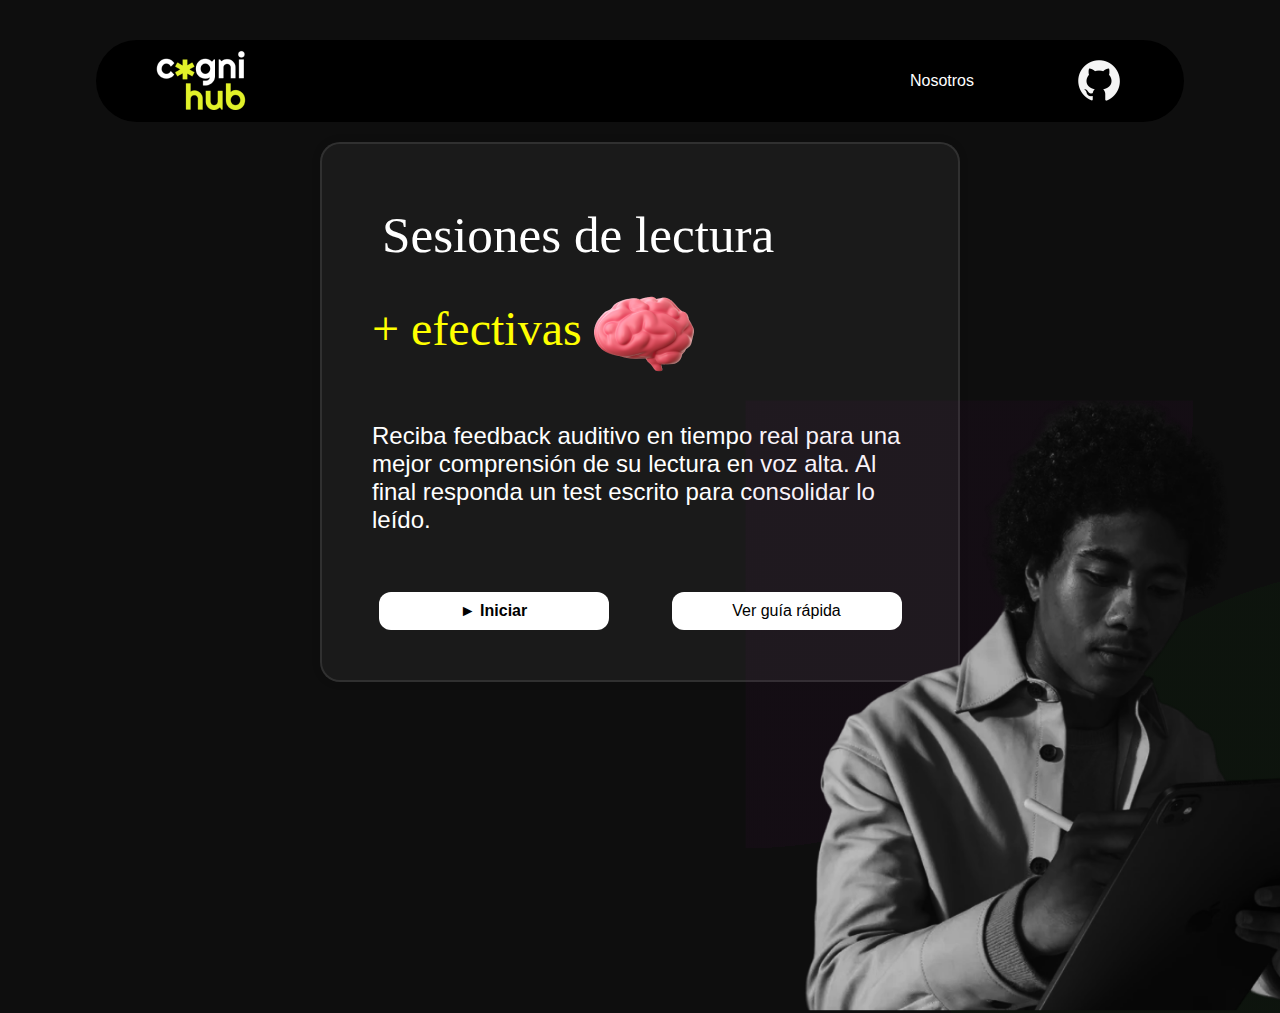
<file: index.html>
<!DOCTYPE html>
<html lang="en">
<head>
    <meta charset="UTF-8">
    <meta name="viewport" content="width=device-width, initial-scale=1.0">
    <title>CogniHub</title>
</head>
<body>
    <div id="app" style="width: 100vw; height: 100vh;"></div>
    <script src="./Pages/Routing/Routing.js"></script>
</body>
</html>
</file>
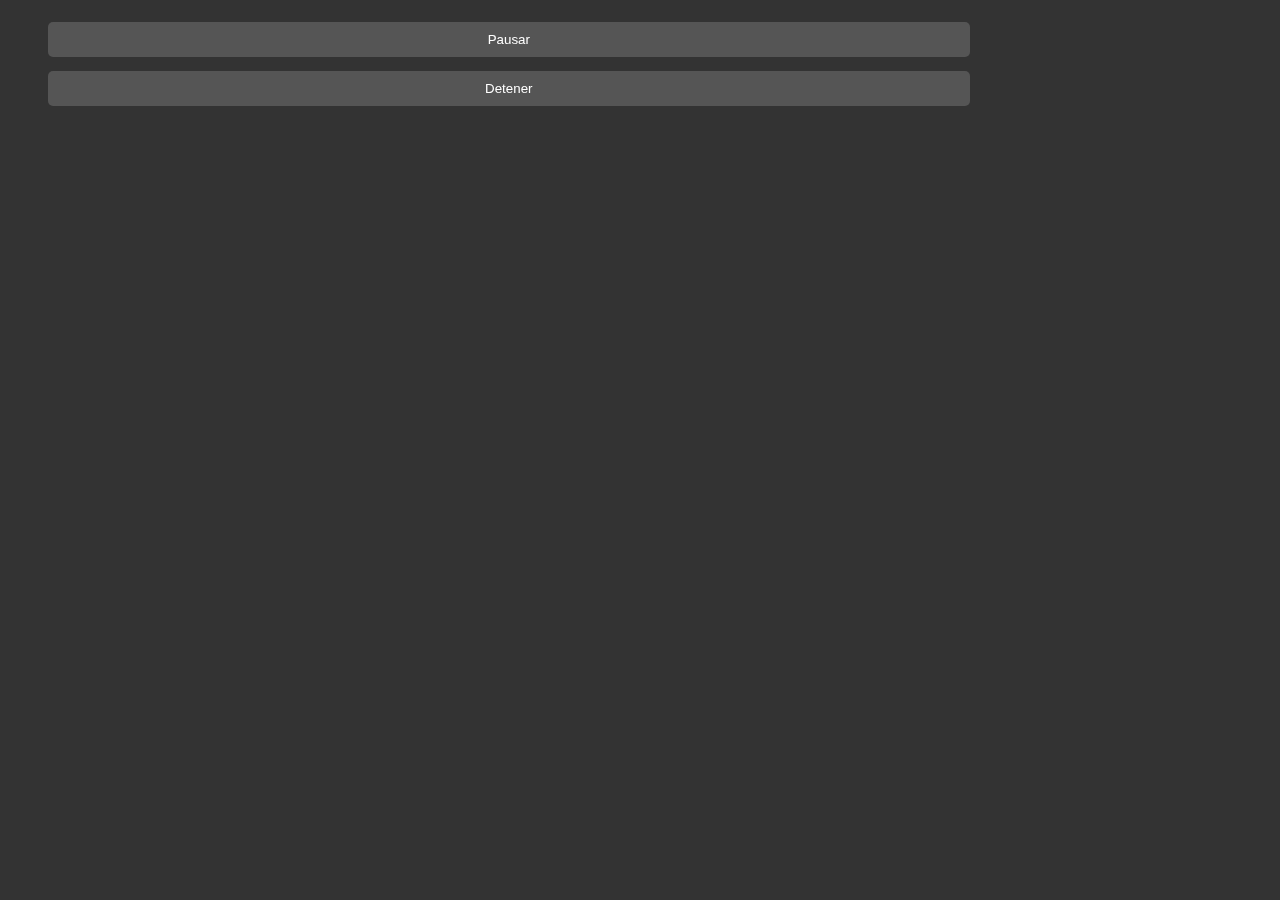
<file: Pages/Controller/controller.html>
<!DOCTYPE html>
<html lang="en">
<head>
    <meta charset="UTF-8">
    <meta name="viewport" content="width=device-width, initial-scale=1.0">
    <title>Controller</title>
    <link rel="stylesheet" href="/Pages/Controller/controller.css">
    <script src="/Pages/Controller/controller.js" defer></script>
</head>
<body>

    <div class="floating-panel">  
        <button id="pauseBtn" onclick="AudioController.togglePause()">Pausar</button>
        <button id="resumeBtn" style="display: none;" onclick="AudioController.toggleResume()">Reanudar</button>
        <button id="stopBtn" onclick="AudioController.toggleStop()" disabled>Detener</button>
        <button id="testBtn" style="display: none;" onclick="AudioController.toggleTest()">🚩 Empezar test</button>
    </div>
</body>
</html>
</file>
<file: Pages/Controller/controller.css>
body {
    background-color: #333;
}

.floating-panel {
    position: fixed;
    width: 80vw;
    border-radius: 10px;
    color: white;
    text-align: center;
}

.floating-panel button {
    display: block;
    margin: 14px 40px;
    padding: 10px;
    width: 90%;
    border: none;
    border-radius: 5px;
    background-color: #555;
    color: white;
    cursor: pointer;
}

.floating-panel button:hover {
    background-color: #777;
}

.disabled {
    background-color: #777;
    cursor: not-allowed;
}

#testBtn {
    background-color: #5A4BB7;
}
</file>
